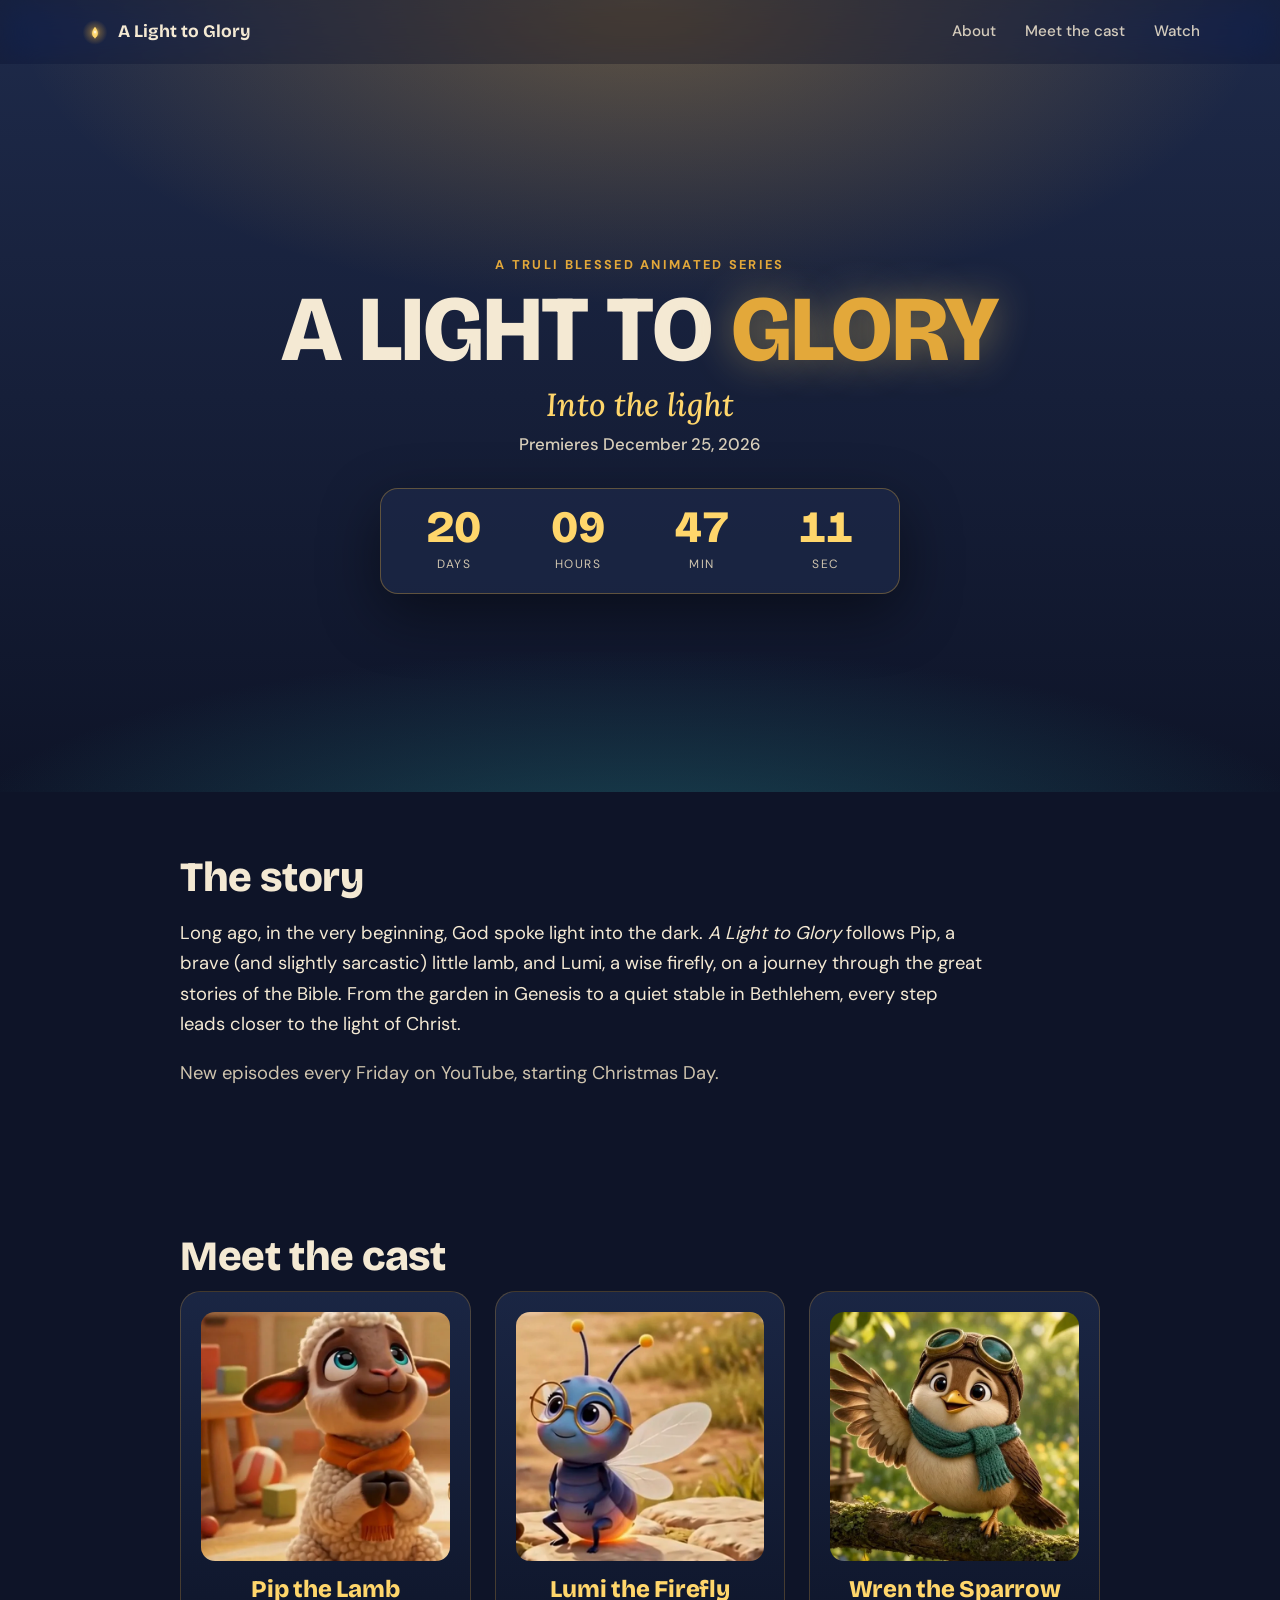
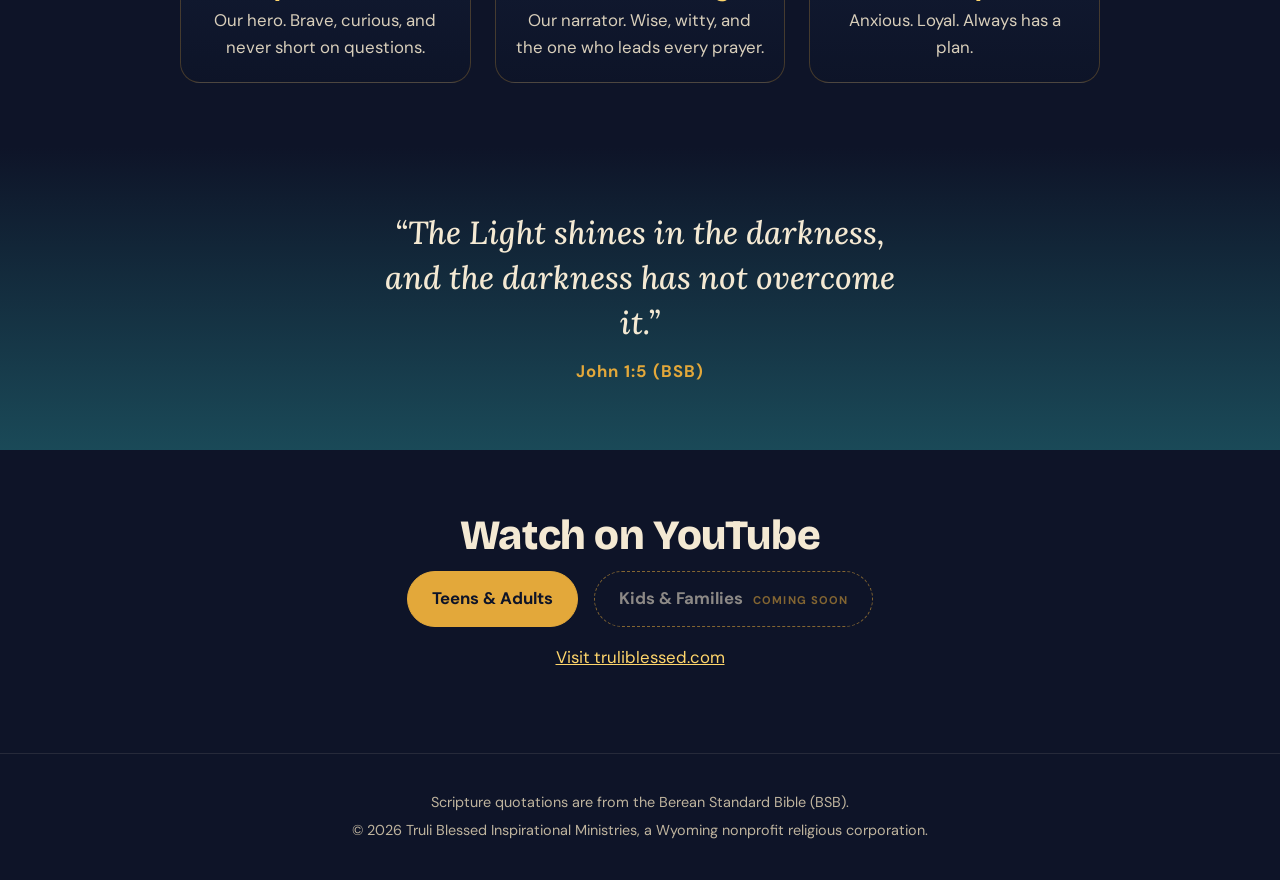
<file: index.html>
<!doctype html>
<html lang="en">
<head>
<meta charset="utf-8">
<meta name="viewport" content="width=device-width, initial-scale=1">
<title>A Light to Glory — Into the light | Truli Blessed</title>
<meta name="description" content="A Light to Glory, an animated series from Truli Blessed. Journey through the Bible with Pip the Lamb and Lumi the Firefly. Premieres December 25, 2026.">
<meta name="theme-color" content="#0E1428">
<link rel="canonical" href="https://alighttoglory.com/">
<meta property="og:type" content="website">
<meta property="og:site_name" content="A Light to Glory">
<meta property="og:title" content="A Light to Glory — Into the light">
<meta property="og:description" content="An animated journey through the Bible with Pip the Lamb and Lumi the Firefly. Premieres December 25, 2026.">
<meta property="og:url" content="https://alighttoglory.com/">
<meta name="twitter:image" content="https://alighttoglory.com/assets/og-image.jpg"><meta property="og:image" content="https://alighttoglory.com/assets/og-image.jpg">
<meta property="og:image:width" content="1200"><meta property="og:image:height" content="630">
<meta property="og:image:alt" content="Jesus kneels to welcome young children on a sunny hillside — Premieres Dec 25, 2026">
<meta name="twitter:card" content="summary_large_image">
<link rel="icon" href="favicon.ico" sizes="any">
<link rel="icon" href="favicon.svg" type="image/svg+xml">
<link rel="apple-touch-icon" href="apple-touch-icon.png">
<link rel="preload" href="assets/fonts/Bricolage.woff2" as="font" type="font/woff2" crossorigin>
<link rel="stylesheet" href="style.css">
</head>
<body>
<a class="skip" href="#main">Skip to content</a>
<header class="hdr">
  <div class="hdr__in">
    <a class="brand" href="/"><img src="assets/spark.svg" alt="" width="30" height="30"><span>A Light to Glory</span></a>
    <nav aria-label="Primary"><a href="#about">About</a><a href="#cast">Meet the cast</a><a href="#watch">Watch</a></nav>
  </div>
</header>
<main id="main">
<section class="hero" aria-labelledby="title">
  <p class="eyebrow">A Truli Blessed animated series</p>
  <h1 id="title">A Light to <span>Glory</span></h1>
  <p class="tag">Into the light</p>
  <p class="date">Premieres <time datetime="2026-12-25">December 25, 2026</time></p>
  <div class="cd" id="countdown" role="timer" aria-live="off" aria-label="Countdown to premiere">
    <div><b id="cd-d">--</b><span>days</span></div><div><b id="cd-h">--</b><span>hours</span></div><div><b id="cd-m">--</b><span>min</span></div><div><b id="cd-s">--</b><span>sec</span></div>
  </div>
  <p class="cd-live" id="cd-live" hidden>Now streaming — new episodes every Friday.</p>
  <noscript><p class="date">Premiering Christmas Day 2026.</p></noscript>
</section>

<section id="about" class="wrap about">
  <h2>The story</h2>
  <!-- DRAFT copy: pending Vienna/Vatican review -->
  <p>Long ago, in the very beginning, God spoke light into the dark. <em>A Light to Glory</em> follows Pip, a brave (and slightly sarcastic) little lamb, and Lumi, a wise firefly, on a journey through the great stories of the Bible. From the garden in Genesis to a quiet stable in Bethlehem, every step leads closer to the light of Christ.</p>
  <p class="meta">New episodes every Friday on YouTube, starting Christmas Day.</p>
</section>

<section id="cast" class="wrap cast" aria-labelledby="cast-h">
  <h2 id="cast-h">Meet the cast</h2>
  <div class="cards">
    <article class="card">
      <picture><source srcset="assets/pip_the_lamb.webp" type="image/webp"><img src="assets/pip_the_lamb.jpg" alt="Pip, a cream curly-fleece lamb with an orange scarf, smiling" width="480" height="480" loading="lazy"></picture>
      <h3>Pip the Lamb</h3><p>Our hero. Brave, curious, and never short on questions.</p>
    </article>
    <article class="card">
      <picture><source srcset="assets/lumi_the_firefly.webp" type="image/webp"><img src="assets/lumi_the_firefly.jpg" alt="Lumi, a navy firefly with round gold glasses and a warm glowing tail" width="480" height="480" loading="lazy"></picture>
      <h3>Lumi the Firefly</h3><p>Our narrator. Wise, witty, and the one who leads every prayer.</p>
    </article>
    <article class="card">
      <picture><source srcset="assets/wren_the_sparrow.webp" type="image/webp"><img src="assets/wren_the_sparrow.jpg" alt="Wren, a little sparrow with aviator goggles and a teal scarf, waving from a branch" width="480" height="480" loading="lazy"></picture>
      <h3>Wren the Sparrow</h3><p>Anxious. Loyal. Always has a plan.</p>
    </article>
  </div>
</section>

<section class="verse" aria-label="Scripture">
  <blockquote><p>“The Light shines in the darkness, and the darkness has not overcome it.”</p>
  <footer>John 1:5 (BSB)</footer></blockquote>
</section>

<section id="watch" class="wrap watch" aria-labelledby="watch-h">
  <h2 id="watch-h">Watch on YouTube</h2>
  <div class="btns">
    <a class="btn btn--gold" href="https://youtube.com/@truliblessedofficial" target="_blank" rel="noopener">Teens &amp; Adults<span class="sr"> (opens YouTube in a new tab)</span></a>
    <a class="btn btn--off" aria-disabled="true" role="link">Kids &amp; Families <small>Coming soon</small></a>
  </div>
  <p><a href="https://www.truliblessed.com/">Visit truliblessed.com</a></p>
</section>
</main>
<footer class="foot">
  <p>Scripture quotations are from the Berean Standard Bible (BSB).</p>
  <p>© 2026 Truli Blessed Inspirational Ministries, a Wyoming nonprofit religious corporation.</p>
</footer>
<script src="countdown.js"></script>
</body>
</html>
</file>
<file: style.css>
@font-face{font-family:"Bricolage Grotesque";src:url(assets/fonts/Bricolage.woff2) format("woff2");font-weight:200 800;font-display:swap}
@font-face{font-family:"DM Sans";src:url(assets/fonts/DMSans.woff2) format("woff2");font-weight:100 1000;font-display:swap}
@font-face{font-family:"Lora";src:url(assets/fonts/Lora-Italic.woff2) format("woff2");font-style:italic;font-weight:400 700;font-display:swap}
:root{--midnight:#0E1428;--navy:#1E2A4A;--teal:#1F5F6B;--gold:#E3A83A;--glow:#FFD66B;--ember:#D9542B;--cream:#F4E9D3;--hdr-h:64px}
*{box-sizing:border-box}
html{scroll-behavior:smooth}
@media (prefers-reduced-motion:reduce){html{scroll-behavior:auto}*{transition:none!important}}
body{margin:0;font:400 1.05rem/1.65 "DM Sans",system-ui,sans-serif;color:var(--cream);background:var(--midnight)}
h1,h2,h3{font-family:"Bricolage Grotesque","DM Sans",sans-serif;font-weight:800;line-height:1.05;letter-spacing:-.01em}
h2{font-size:clamp(1.8rem,4vw,2.6rem);margin:0 0 .8rem}
img{max-width:100%;height:auto;display:block}
a{color:var(--glow)}
a:focus-visible{outline:3px solid var(--glow);outline-offset:3px;border-radius:6px}
.skip{position:absolute;left:-999px;top:8px;background:var(--glow);color:var(--midnight);padding:.5rem 1rem;z-index:200}
.skip:focus{left:8px}
.hdr{position:fixed;inset:0 0 auto;z-index:100;height:var(--hdr-h);background:rgba(14,20,40,.38);-webkit-backdrop-filter:saturate(160%) blur(18px);backdrop-filter:saturate(160%) blur(18px);border-bottom:1px solid transparent;transition:background .28s,border-color .28s}
.hdr.is-scrolled{background:rgba(14,20,40,.85);border-color:rgba(244,233,211,.08)}
.hdr__in{height:100%;max-width:1200px;margin:0 auto;padding:0 clamp(16px,4vw,40px);display:flex;align-items:center;justify-content:space-between;gap:16px}
.brand{display:flex;align-items:center;gap:.5rem;color:var(--cream);text-decoration:none;font:700 1.1rem "Bricolage Grotesque",sans-serif}
nav{display:flex;gap:clamp(.8rem,2.5vw,1.8rem)}
nav a{color:var(--cream);text-decoration:none;font-weight:500;font-size:.95rem;opacity:.85}
nav a:hover{opacity:1;color:var(--glow)}
@media (max-width:560px){nav a:not([href="#watch"]){display:none}}
.hero{text-align:center;padding:calc(var(--hdr-h) + 64px) 1rem 4.5rem;min-height:88vh;display:flex;flex-direction:column;justify-content:center;background:radial-gradient(ellipse 70% 55% at 50% 0%,rgba(227,168,58,.35),transparent 70%),radial-gradient(ellipse 80% 40% at 50% 110%,rgba(31,95,107,.7),transparent 70%),linear-gradient(180deg,var(--navy),var(--midnight))}
.eyebrow{text-transform:uppercase;letter-spacing:.18em;font-size:.8rem;font-weight:700;color:var(--gold);margin:0}
.hero h1{font-size:clamp(2.8rem,10vw,5.8rem);margin:.4rem auto .3rem;text-transform:uppercase}
.hero h1 span{color:var(--gold);text-shadow:0 0 40px rgba(255,214,107,.45)}
.tag{font:italic 500 clamp(1.4rem,4vw,2rem) "Lora",Georgia,serif;color:var(--glow);margin:0 0 .4rem}
.date{margin:0 0 1.8rem;font-weight:500;color:#d9cfbb}
.cd{display:grid;grid-template-columns:repeat(4,1fr);gap:.6rem;max-width:520px;width:100%;margin:0 auto;background:rgba(30,42,74,.65);border:1px solid rgba(227,168,58,.35);border-radius:18px;padding:1rem;box-shadow:0 20px 60px rgba(0,0,0,.45)}
.cd[hidden]{display:none}
.cd b{display:block;font:800 clamp(1.8rem,7vw,2.8rem)/1 "Bricolage Grotesque",sans-serif;color:var(--glow);font-variant-numeric:tabular-nums}
.cd span{font-size:.75rem;text-transform:uppercase;letter-spacing:.12em;color:#cfc4ae}
.cd-live{font:700 1.4rem "Bricolage Grotesque",sans-serif;color:var(--glow)}
.wrap{max-width:960px;margin:0 auto;padding:4rem 1.25rem}
.about p{font-size:1.15rem;max-width:62ch}
.meta{color:#cfc4ae;font-size:.98rem}
.cards{display:grid;grid-template-columns:repeat(auto-fit,minmax(240px,1fr));gap:1.5rem}
.card{background:linear-gradient(180deg,rgba(30,42,74,.8),rgba(14,20,40,.8));border:1px solid rgba(227,168,58,.25);border-radius:20px;padding:1.25rem;text-align:center}
.card img{width:100%;max-width:280px;margin:0 auto;border-radius:14px}
.card h3{font-size:1.5rem;margin:1rem 0 .3rem;color:var(--glow)}
.card p{margin:0;color:#d9cfbb}
.verse{background:linear-gradient(180deg,var(--midnight),var(--teal) 140%);padding:4rem 1.25rem;text-align:center}
.verse blockquote{margin:0 auto;max-width:44ch}
.verse p{font:italic 500 clamp(1.4rem,3.6vw,2rem)/1.4 "Lora",Georgia,serif;margin:0 0 .8rem}
.verse footer{color:var(--gold);font-weight:700;letter-spacing:.06em}
.watch{text-align:center}
.btns{display:flex;flex-wrap:wrap;gap:1rem;justify-content:center;margin-bottom:1rem}
.btn{display:inline-block;padding:.85rem 1.5rem;border-radius:999px;border:1.5px solid var(--gold);color:var(--cream);text-decoration:none;font-weight:700}
.btn--gold{background:var(--gold);color:var(--midnight)}
.btn:hover{box-shadow:0 0 24px rgba(255,214,107,.4)}
.foot{border-top:1px solid rgba(244,233,211,.1);text-align:center;padding:2rem 1rem;font-size:.9rem;color:#bfb49e}
.foot p{margin:.3rem 0}
.btn--off{opacity:.55;cursor:not-allowed;pointer-events:none;border-style:dashed}.btn--off small{display:inline-block;margin-left:.4rem;font-size:.7rem;text-transform:uppercase;letter-spacing:.1em;color:var(--gold)}.sr{position:absolute;width:1px;height:1px;overflow:hidden;clip:rect(0 0 0 0)}
</file>
